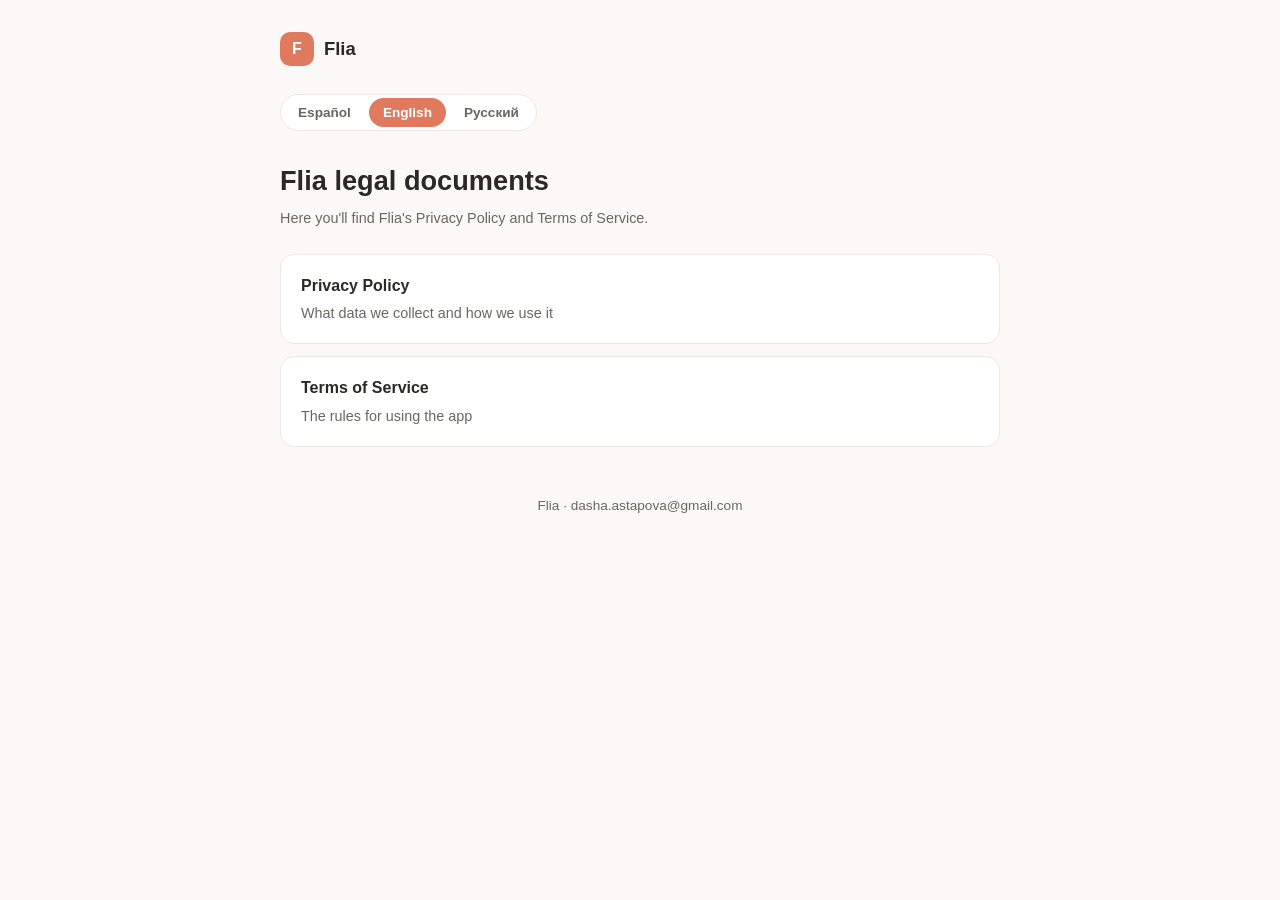
<file: index.html>
<!doctype html>
<html lang="es">
<head>
  <meta charset="utf-8">
  <meta name="viewport" content="width=device-width, initial-scale=1">
  <title>Flia — Legal</title>
  <link rel="stylesheet" href="style.css">
</head>
<body>
  <header class="page-header">
    <a class="brand" href="./">
      <span class="brand-mark">F</span>
      Flia
    </a>
  </header>

  <main>
    <div class="lang-switch">
      <button data-lang="es">Español</button>
      <button data-lang="en">English</button>
      <button data-lang="ru">Русский</button>
    </div>

    <div class="lang-block" data-lang="es">
      <h1>Documentos legales de Flia</h1>
      <p class="updated">Aquí encontrarás la Política de Privacidad y los Términos y Condiciones de la app Flia.</p>
      <div class="doc-links">
        <a class="doc-link" href="privacy.html">
          Política de Privacidad
          <span>Qué datos recopilamos y cómo los usamos</span>
        </a>
        <a class="doc-link" href="terms.html">
          Términos y Condiciones
          <span>Las reglas de uso de la app</span>
        </a>
      </div>
    </div>

    <div class="lang-block" data-lang="en">
      <h1>Flia legal documents</h1>
      <p class="updated">Here you'll find Flia's Privacy Policy and Terms of Service.</p>
      <div class="doc-links">
        <a class="doc-link" href="privacy.html">
          Privacy Policy
          <span>What data we collect and how we use it</span>
        </a>
        <a class="doc-link" href="terms.html">
          Terms of Service
          <span>The rules for using the app</span>
        </a>
      </div>
    </div>

    <div class="lang-block" data-lang="ru">
      <h1>Юридические документы Flia</h1>
      <p class="updated">Здесь находятся Политика конфиденциальности и Пользовательское соглашение приложения Flia.</p>
      <div class="doc-links">
        <a class="doc-link" href="privacy.html">
          Политика конфиденциальности
          <span>Какие данные мы собираем и как их используем</span>
        </a>
        <a class="doc-link" href="terms.html">
          Пользовательское соглашение
          <span>Правила использования приложения</span>
        </a>
      </div>
    </div>
  </main>

  <footer>Flia · dasha.astapova@gmail.com</footer>

  <script src="lang.js"></script>
</body>
</html>
</file>
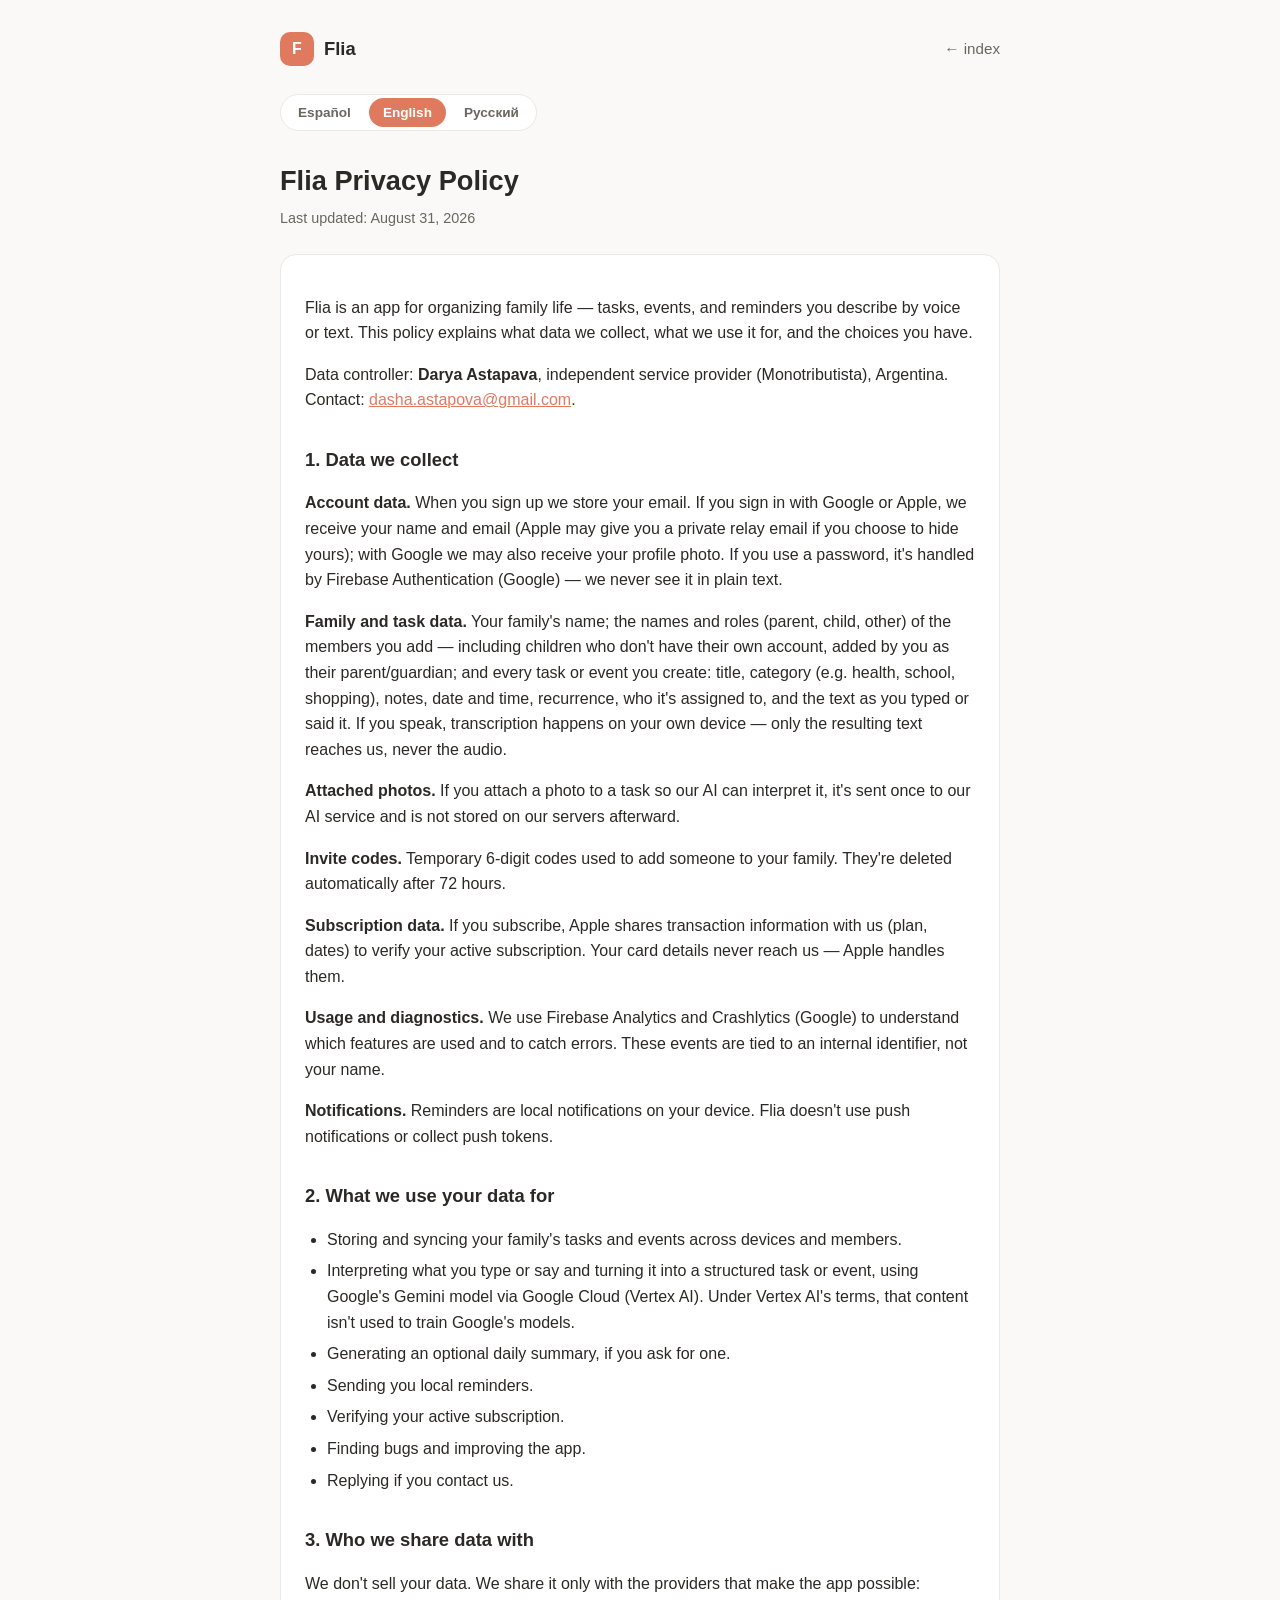
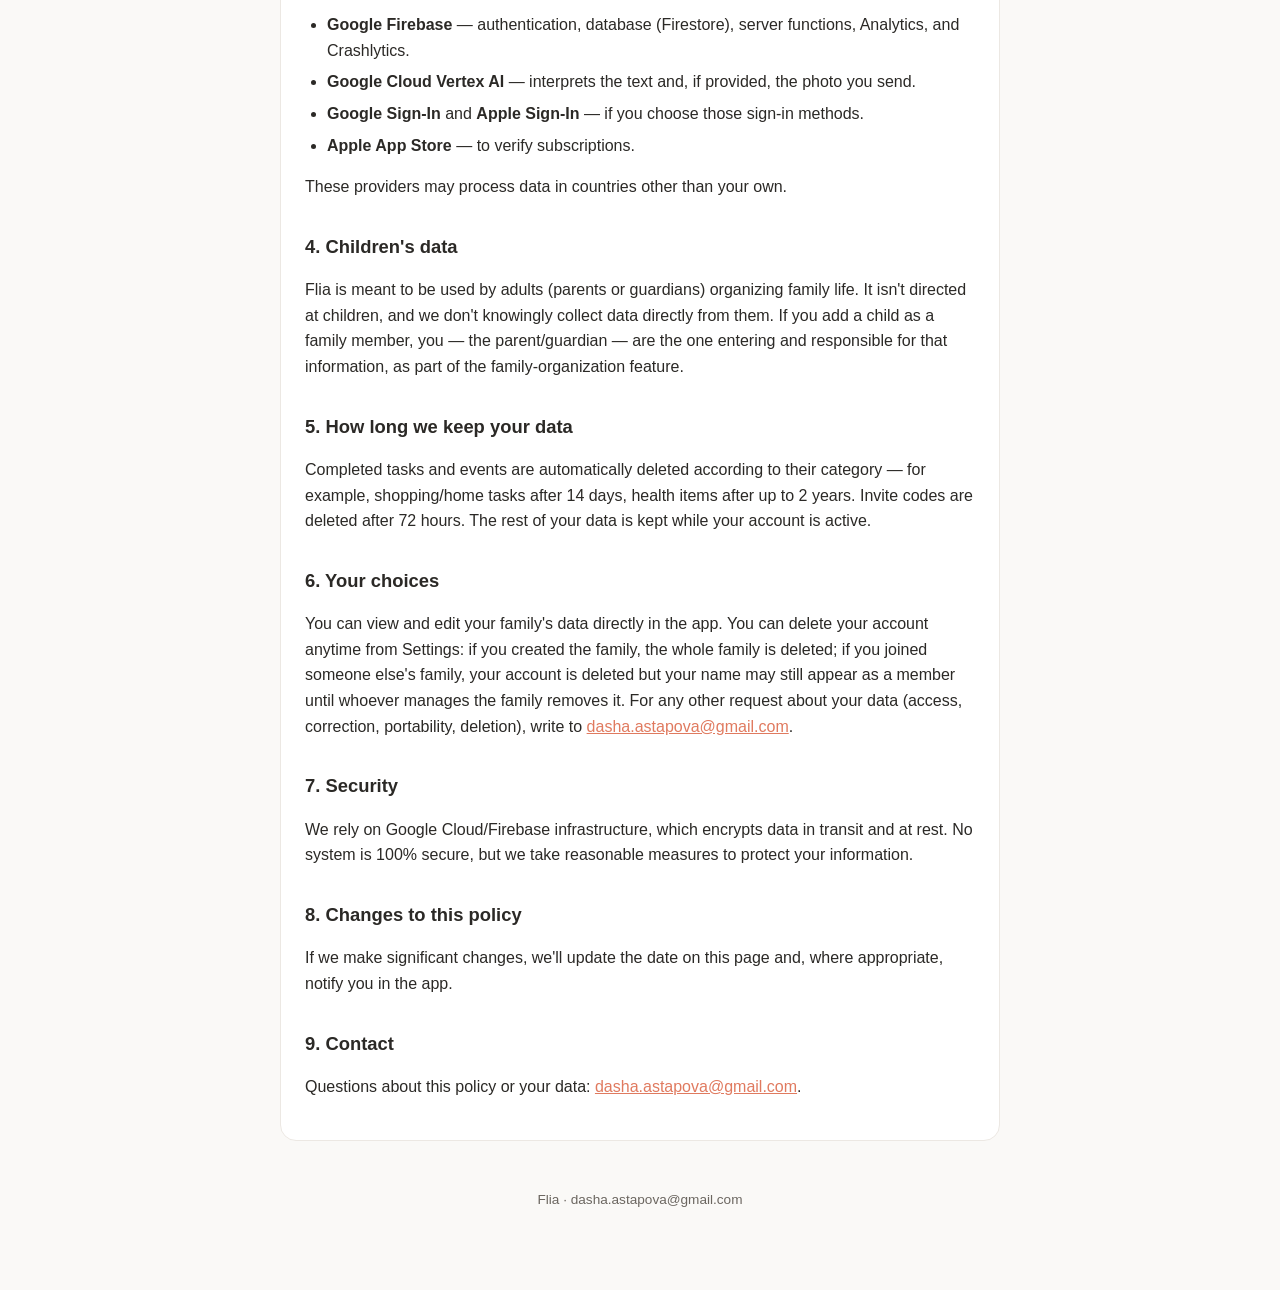
<file: privacy.html>
<!doctype html>
<html lang="es">
<head>
  <meta charset="utf-8">
  <meta name="viewport" content="width=device-width, initial-scale=1">
  <title>Flia — Privacy Policy</title>
  <link rel="stylesheet" href="style.css">
</head>
<body>
  <header class="page-header">
    <a class="brand" href="./">
      <span class="brand-mark">F</span>
      Flia
    </a>
    <a class="back-link" href="index.html">← index</a>
  </header>

  <main>
    <div class="lang-switch">
      <button data-lang="es">Español</button>
      <button data-lang="en">English</button>
      <button data-lang="ru">Русский</button>
    </div>

    <!-- ================= ESPAÑOL ================= -->
    <div class="lang-block" data-lang="es">
      <h1>Política de Privacidad de Flia</h1>
      <p class="updated">Última actualización: 31 de agosto de 2026</p>

      <div class="card">
        <p>Flia es una app para organizar la vida familiar: tareas, eventos y recordatorios que se describen por voz o texto. Esta política explica qué datos recopilamos, para qué los usamos y qué opciones tenés.</p>

        <p>Responsable de tus datos: <strong>Darya Astapava</strong>, monotributista, Argentina. Contacto: <a href="mailto:dasha.astapova@gmail.com">dasha.astapova@gmail.com</a>.</p>

        <h2>1. Datos que recopilamos</h2>
        <p><strong>Datos de cuenta.</strong> Al registrarte guardamos tu email. Si usás Google o Apple para iniciar sesión, recibimos tu nombre y email (Apple puede darte un email privado de relay si elegís ocultar el tuyo); con Google también podemos recibir tu foto de perfil. La contraseña, si usás ese método, la gestiona Firebase Authentication (Google) — nunca la vemos en texto plano.</p>

        <p><strong>Datos de tu familia y tareas.</strong> El nombre de tu familia; los nombres y roles (padre/madre, hijo/a, otro) de los integrantes que agregás — incluidos niños que no tienen su propia cuenta, agregados por vos como responsable; y cada tarea o evento que creás: título, categoría (por ejemplo salud, escuela, compras), notas, fecha y hora, repetición, a quién está asignado, y el texto tal como lo escribiste o dijiste. Si hablás, la voz se transcribe en tu propio dispositivo — solo el texto resultante nos llega, nunca el audio.</p>

        <p><strong>Fotos adjuntas.</strong> Si adjuntás una foto a una tarea para que la IA la interprete, se envía una sola vez a nuestro servicio de IA y no queda guardada en nuestros servidores.</p>

        <p><strong>Códigos de invitación.</strong> Códigos temporales de 6 dígitos para sumar a alguien a tu familia. Se borran automáticamente a las 72 horas.</p>

        <p><strong>Datos de suscripción.</strong> Si te suscribís, Apple nos comparte información de la transacción (qué plan, fechas) para verificar tu suscripción activa. Los datos de tu tarjeta nunca llegan a nosotros — los gestiona Apple.</p>

        <p><strong>Uso y diagnóstico.</strong> Usamos Firebase Analytics y Crashlytics (de Google) para saber qué funciones se usan y detectar errores. Estos eventos se asocian a un identificador interno, no a tu nombre.</p>

        <p><strong>Notificaciones.</strong> Los recordatorios son notificaciones locales de tu dispositivo. Flia no usa notificaciones push ni recopila tokens para eso.</p>

        <h2>2. Para qué usamos tus datos</h2>
        <ul>
          <li>Guardar y sincronizar las tareas y eventos de tu familia entre dispositivos e integrantes.</li>
          <li>Interpretar lo que escribís o decís y convertirlo en una tarea o evento estructurado, usando el modelo Gemini de Google a través de Google Cloud (Vertex AI). Según los términos de Vertex AI, ese contenido no se usa para entrenar los modelos de Google.</li>
          <li>Generar, si lo pedís, un resumen del día.</li>
          <li>Enviarte recordatorios locales.</li>
          <li>Verificar tu suscripción activa.</li>
          <li>Detectar errores y mejorar la app.</li>
          <li>Responder si nos escribís.</li>
        </ul>

        <h2>3. Con quién compartimos datos</h2>
        <p>No vendemos tus datos. Los compartimos únicamente con los proveedores que hacen posible la app:</p>
        <ul>
          <li><strong>Google Firebase</strong> — autenticación, base de datos (Firestore), funciones del servidor, Analytics y Crashlytics.</li>
          <li><strong>Google Cloud Vertex AI</strong> — interpreta el texto y, si corresponde, la foto que enviás.</li>
          <li><strong>Google Sign-In</strong> y <strong>Apple Sign-In</strong> — si elegís esos métodos de acceso.</li>
          <li><strong>Apple App Store</strong> — para verificar suscripciones.</li>
        </ul>
        <p>Estos proveedores pueden procesar datos en países distintos al tuyo.</p>

        <h2>4. Datos de niños y niñas</h2>
        <p>Flia está pensada para que la usen personas adultas (madres, padres o tutores) organizando la vida familiar. No la dirigimos a niños ni recopilamos datos directamente de ellos. Si agregás a un hijo o hija como integrante de la familia, sos vos quien ingresa y es responsable de esa información, como parte de la función de organización familiar.</p>

        <h2>5. Cuánto tiempo guardamos tus datos</h2>
        <p>Las tareas y eventos completados se borran automáticamente según su categoría — por ejemplo, tareas de compras u hogar a los 14 días, ítems de salud hasta 2 años. Los códigos de invitación se borran a las 72 horas. El resto de tus datos se conserva mientras tu cuenta esté activa.</p>

        <h2>6. Tus opciones</h2>
        <p>Podés ver y editar los datos de tu familia directamente en la app. Podés borrar tu cuenta desde Ajustes en cualquier momento: si sos quien creó la familia, se elimina la familia entera; si sos un integrante que se sumó a una familia de otra persona, se elimina tu cuenta pero tu nombre puede seguir apareciendo como integrante hasta que quien administra la familia te quite. Para cualquier otro pedido sobre tus datos (acceso, corrección, portabilidad, eliminación), escribinos a <a href="mailto:dasha.astapova@gmail.com">dasha.astapova@gmail.com</a>.</p>

        <h2>7. Seguridad</h2>
        <p>Usamos la infraestructura de Google Cloud/Firebase, que cifra los datos en tránsito y en reposo. Ningún sistema es 100% seguro, pero tomamos medidas razonables para proteger tu información.</p>

        <h2>8. Cambios a esta política</h2>
        <p>Si hacemos cambios importantes, actualizaremos la fecha de esta página y, cuando corresponda, te avisaremos dentro de la app.</p>

        <h2>9. Contacto</h2>
        <p>Cualquier duda sobre esta política o tus datos: <a href="mailto:dasha.astapova@gmail.com">dasha.astapova@gmail.com</a>.</p>
      </div>
    </div>

    <!-- ================= ENGLISH ================= -->
    <div class="lang-block" data-lang="en">
      <h1>Flia Privacy Policy</h1>
      <p class="updated">Last updated: August 31, 2026</p>

      <div class="card">
        <p>Flia is an app for organizing family life — tasks, events, and reminders you describe by voice or text. This policy explains what data we collect, what we use it for, and the choices you have.</p>

        <p>Data controller: <strong>Darya Astapava</strong>, independent service provider (Monotributista), Argentina. Contact: <a href="mailto:dasha.astapova@gmail.com">dasha.astapova@gmail.com</a>.</p>

        <h2>1. Data we collect</h2>
        <p><strong>Account data.</strong> When you sign up we store your email. If you sign in with Google or Apple, we receive your name and email (Apple may give you a private relay email if you choose to hide yours); with Google we may also receive your profile photo. If you use a password, it's handled by Firebase Authentication (Google) — we never see it in plain text.</p>

        <p><strong>Family and task data.</strong> Your family's name; the names and roles (parent, child, other) of the members you add — including children who don't have their own account, added by you as their parent/guardian; and every task or event you create: title, category (e.g. health, school, shopping), notes, date and time, recurrence, who it's assigned to, and the text as you typed or said it. If you speak, transcription happens on your own device — only the resulting text reaches us, never the audio.</p>

        <p><strong>Attached photos.</strong> If you attach a photo to a task so our AI can interpret it, it's sent once to our AI service and is not stored on our servers afterward.</p>

        <p><strong>Invite codes.</strong> Temporary 6-digit codes used to add someone to your family. They're deleted automatically after 72 hours.</p>

        <p><strong>Subscription data.</strong> If you subscribe, Apple shares transaction information with us (plan, dates) to verify your active subscription. Your card details never reach us — Apple handles them.</p>

        <p><strong>Usage and diagnostics.</strong> We use Firebase Analytics and Crashlytics (Google) to understand which features are used and to catch errors. These events are tied to an internal identifier, not your name.</p>

        <p><strong>Notifications.</strong> Reminders are local notifications on your device. Flia doesn't use push notifications or collect push tokens.</p>

        <h2>2. What we use your data for</h2>
        <ul>
          <li>Storing and syncing your family's tasks and events across devices and members.</li>
          <li>Interpreting what you type or say and turning it into a structured task or event, using Google's Gemini model via Google Cloud (Vertex AI). Under Vertex AI's terms, that content isn't used to train Google's models.</li>
          <li>Generating an optional daily summary, if you ask for one.</li>
          <li>Sending you local reminders.</li>
          <li>Verifying your active subscription.</li>
          <li>Finding bugs and improving the app.</li>
          <li>Replying if you contact us.</li>
        </ul>

        <h2>3. Who we share data with</h2>
        <p>We don't sell your data. We share it only with the providers that make the app possible:</p>
        <ul>
          <li><strong>Google Firebase</strong> — authentication, database (Firestore), server functions, Analytics, and Crashlytics.</li>
          <li><strong>Google Cloud Vertex AI</strong> — interprets the text and, if provided, the photo you send.</li>
          <li><strong>Google Sign-In</strong> and <strong>Apple Sign-In</strong> — if you choose those sign-in methods.</li>
          <li><strong>Apple App Store</strong> — to verify subscriptions.</li>
        </ul>
        <p>These providers may process data in countries other than your own.</p>

        <h2>4. Children's data</h2>
        <p>Flia is meant to be used by adults (parents or guardians) organizing family life. It isn't directed at children, and we don't knowingly collect data directly from them. If you add a child as a family member, you — the parent/guardian — are the one entering and responsible for that information, as part of the family-organization feature.</p>

        <h2>5. How long we keep your data</h2>
        <p>Completed tasks and events are automatically deleted according to their category — for example, shopping/home tasks after 14 days, health items after up to 2 years. Invite codes are deleted after 72 hours. The rest of your data is kept while your account is active.</p>

        <h2>6. Your choices</h2>
        <p>You can view and edit your family's data directly in the app. You can delete your account anytime from Settings: if you created the family, the whole family is deleted; if you joined someone else's family, your account is deleted but your name may still appear as a member until whoever manages the family removes it. For any other request about your data (access, correction, portability, deletion), write to <a href="mailto:dasha.astapova@gmail.com">dasha.astapova@gmail.com</a>.</p>

        <h2>7. Security</h2>
        <p>We rely on Google Cloud/Firebase infrastructure, which encrypts data in transit and at rest. No system is 100% secure, but we take reasonable measures to protect your information.</p>

        <h2>8. Changes to this policy</h2>
        <p>If we make significant changes, we'll update the date on this page and, where appropriate, notify you in the app.</p>

        <h2>9. Contact</h2>
        <p>Questions about this policy or your data: <a href="mailto:dasha.astapova@gmail.com">dasha.astapova@gmail.com</a>.</p>
      </div>
    </div>

    <!-- ================= РУССКИЙ ================= -->
    <div class="lang-block" data-lang="ru">
      <h1>Политика конфиденциальности Flia</h1>
      <p class="updated">Обновлено: 31 августа 2026</p>

      <div class="card">
        <p>Flia — приложение для организации семейной жизни: задачи, события и напоминания, которые вы описываете голосом или текстом. Здесь объясняется, какие данные мы собираем, зачем и какой у вас есть выбор.</p>

        <p>Оператор данных: <strong>Дарья Астапава</strong>, самозанятая (Monotributista), Аргентина. Контакт: <a href="mailto:dasha.astapova@gmail.com">dasha.astapova@gmail.com</a>.</p>

        <h2>1. Какие данные мы собираем</h2>
        <p><strong>Данные аккаунта.</strong> При регистрации мы сохраняем ваш email. Если вы входите через Google или Apple, мы получаем имя и email (Apple может дать вам приватный relay-адрес, если вы скрываете свой); через Google мы также можем получить фото профиля. Пароль, если вы используете этот способ, обрабатывает Firebase Authentication (Google) — мы никогда не видим его в открытом виде.</p>

        <p><strong>Данные семьи и задач.</strong> Название вашей семьи; имена и роли (родитель, ребёнок, другое) добавленных вами участников — включая детей без собственного аккаунта, добавленных вами как родителем/опекуном; и каждую задачу или событие, которые вы создаёте: заголовок, категория (например, здоровье, школа, покупки), заметки, дата и время, повторение, на кого назначено, и текст в том виде, в каком вы его напечатали или произнесли. При голосовом вводе распознавание происходит прямо на вашем устройстве — к нам попадает только итоговый текст, а не сама запись голоса.</p>

        <p><strong>Прикреплённые фото.</strong> Если вы прикрепляете фото к задаче, чтобы ИИ его распознал, оно один раз отправляется в наш сервис ИИ и после этого не хранится на наших серверах.</p>

        <p><strong>Коды приглашения.</strong> Временные 6-значные коды для добавления кого-то в вашу семью. Автоматически удаляются через 72 часа.</p>

        <p><strong>Данные подписки.</strong> Если вы оформляете подписку, Apple передаёт нам информацию о транзакции (тариф, даты) для проверки активной подписки. Данные вашей карты к нам никогда не попадают — их обрабатывает Apple.</p>

        <p><strong>Использование и диагностика.</strong> Мы используем Firebase Analytics и Crashlytics (Google), чтобы понимать, какие функции используются, и находить ошибки. Эти события привязаны к внутреннему идентификатору, а не к вашему имени.</p>

        <p><strong>Уведомления.</strong> Напоминания — это локальные уведомления на вашем устройстве. Flia не использует push-уведомления и не собирает push-токены.</p>

        <h2>2. Для чего мы используем данные</h2>
        <ul>
          <li>Хранение и синхронизация задач и событий вашей семьи между устройствами и участниками.</li>
          <li>Распознавание того, что вы напечатали или сказали, и превращение этого в структурированную задачу или событие с помощью модели Gemini от Google через Google Cloud (Vertex AI). По условиям Vertex AI, этот контент не используется для обучения моделей Google.</li>
          <li>Формирование, по запросу, краткой сводки на день.</li>
          <li>Отправка локальных напоминаний.</li>
          <li>Проверка активной подписки.</li>
          <li>Поиск ошибок и улучшение приложения.</li>
          <li>Ответ на ваши обращения.</li>
        </ul>

        <h2>3. С кем мы делимся данными</h2>
        <p>Мы не продаём ваши данные. Делимся ими только с провайдерами, которые обеспечивают работу приложения:</p>
        <ul>
          <li><strong>Google Firebase</strong> — аутентификация, база данных (Firestore), серверные функции, Analytics и Crashlytics.</li>
          <li><strong>Google Cloud Vertex AI</strong> — распознаёт текст и, если есть, отправленное фото.</li>
          <li><strong>Google Sign-In</strong> и <strong>Apple Sign-In</strong> — если вы выбрали эти способы входа.</li>
          <li><strong>Apple App Store</strong> — для проверки подписок.</li>
        </ul>
        <p>Эти провайдеры могут обрабатывать данные в странах, отличных от вашей.</p>

        <h2>4. Данные детей</h2>
        <p>Flia предназначена для взрослых (родителей или опекунов), организующих жизнь семьи. Приложение не адресовано детям, и мы сознательно не собираем данные напрямую от них. Если вы добавляете ребёнка как участника семьи, именно вы как родитель/опекун вносите эту информацию и несёте за неё ответственность в рамках функции организации семьи.</p>

        <h2>5. Сколько мы храним данные</h2>
        <p>Выполненные задачи и события удаляются автоматически в зависимости от категории — например, задачи по покупкам/дому через 14 дней, данные о здоровье — до 2 лет. Коды приглашения удаляются через 72 часа. Остальные данные хранятся, пока ваш аккаунт активен.</p>

        <h2>6. Ваш выбор</h2>
        <p>Вы можете просматривать и редактировать данные своей семьи прямо в приложении. Вы можете удалить аккаунт в любой момент в Настройках: если вы создали семью, удаляется вся семья; если вы присоединились к чужой семье, ваш аккаунт удаляется, но ваше имя может оставаться в списке участников, пока администратор семьи вас не уберёт. По любым другим запросам о ваших данных (доступ, исправление, перенос, удаление) пишите на <a href="mailto:dasha.astapova@gmail.com">dasha.astapova@gmail.com</a>.</p>

        <h2>7. Безопасность</h2>
        <p>Мы используем инфраструктуру Google Cloud/Firebase, которая шифрует данные при передаче и хранении. Ни одна система не защищена на 100%, но мы принимаем разумные меры для защиты вашей информации.</p>

        <h2>8. Изменения политики</h2>
        <p>При существенных изменениях мы обновим дату на этой странице и, если это уместно, уведомим вас в приложении.</p>

        <h2>9. Контакты</h2>
        <p>Вопросы об этой политике или ваших данных: <a href="mailto:dasha.astapova@gmail.com">dasha.astapova@gmail.com</a>.</p>
      </div>
    </div>
  </main>

  <footer>Flia · dasha.astapova@gmail.com</footer>

  <script src="lang.js"></script>
</body>
</html>
</file>
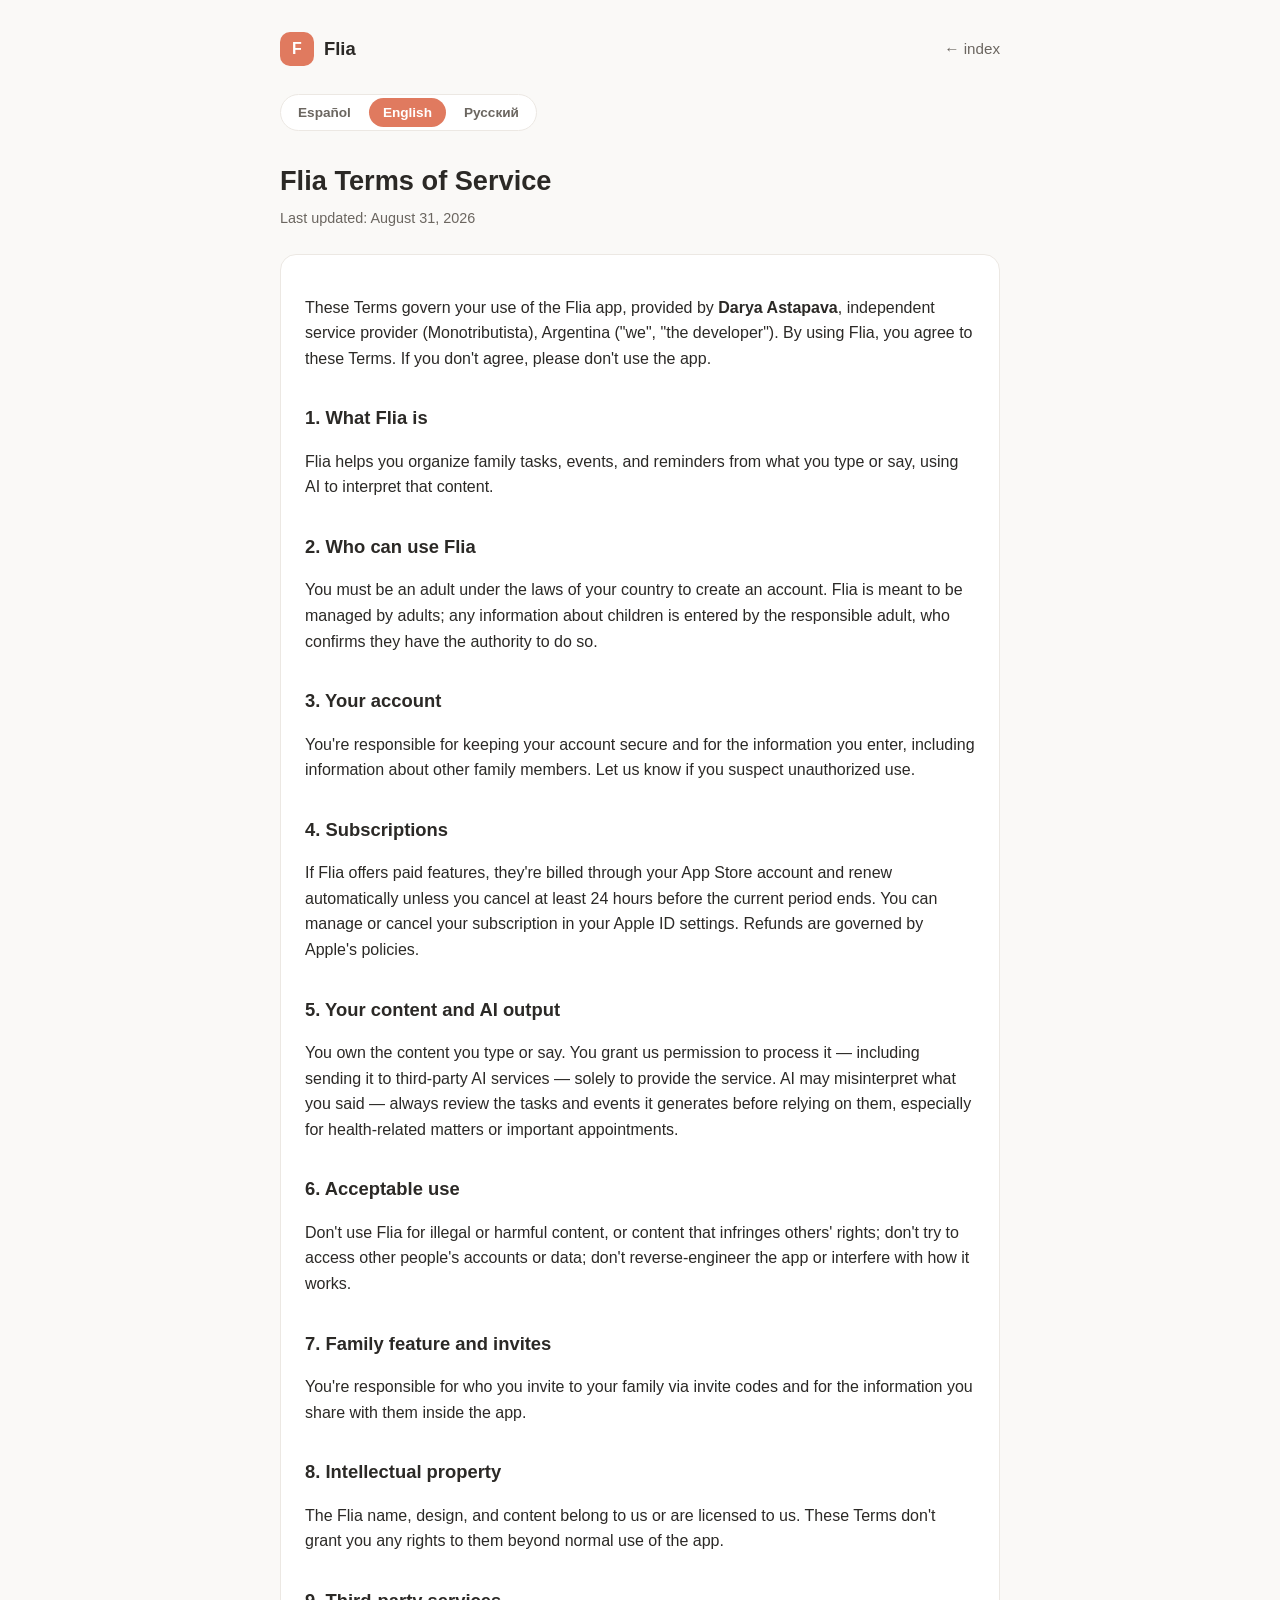
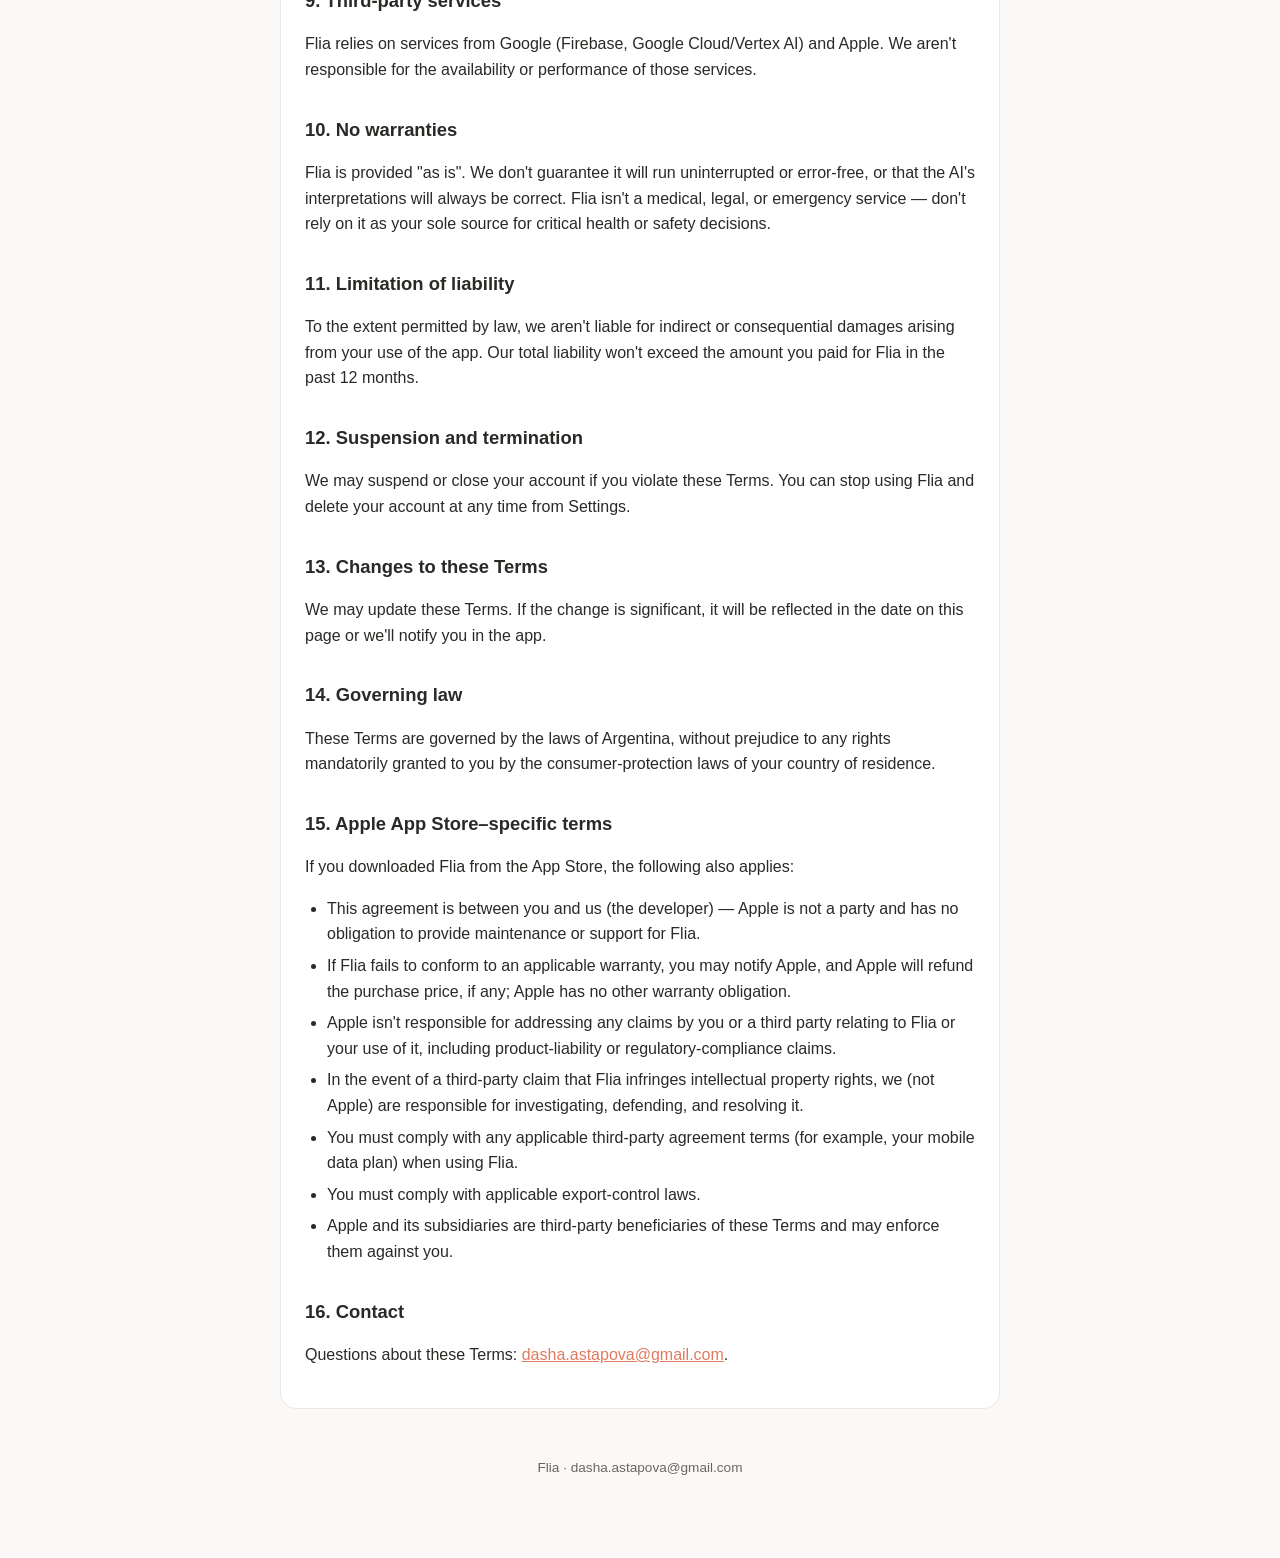
<file: terms.html>
<!doctype html>
<html lang="es">
<head>
  <meta charset="utf-8">
  <meta name="viewport" content="width=device-width, initial-scale=1">
  <title>Flia — Terms of Service</title>
  <link rel="stylesheet" href="style.css">
</head>
<body>
  <header class="page-header">
    <a class="brand" href="./">
      <span class="brand-mark">F</span>
      Flia
    </a>
    <a class="back-link" href="index.html">← index</a>
  </header>

  <main>
    <div class="lang-switch">
      <button data-lang="es">Español</button>
      <button data-lang="en">English</button>
      <button data-lang="ru">Русский</button>
    </div>

    <!-- ================= ESPAÑOL ================= -->
    <div class="lang-block" data-lang="es">
      <h1>Términos y Condiciones de Flia</h1>
      <p class="updated">Última actualización: 31 de agosto de 2026</p>

      <div class="card">
        <p>Estos Términos regulan el uso de la app Flia, ofrecida por <strong>Darya Astapava</strong>, monotributista, Argentina ("nosotros", "el desarrollador"). Al usar Flia, aceptás estos Términos. Si no estás de acuerdo, no uses la app.</p>

        <h2>1. Qué es Flia</h2>
        <p>Flia te ayuda a organizar tareas, eventos y recordatorios familiares a partir de lo que escribís o decís, usando inteligencia artificial para interpretar ese contenido.</p>

        <h2>2. Quién puede usar Flia</h2>
        <p>Necesitás ser mayor de edad según las leyes de tu país para crear una cuenta. Flia está pensada para que la administren personas adultas; cualquier información sobre niños o niñas la ingresa el adulto responsable, quien garantiza tener autoridad para hacerlo.</p>

        <h2>3. Tu cuenta</h2>
        <p>Sos responsable de mantener segura tu cuenta y de la información que ingresás, incluida la de otros integrantes de tu familia. Avisanos si sospechás un uso no autorizado.</p>

        <h2>4. Suscripciones</h2>
        <p>Si Flia ofrece funciones pagas, se cobran a través de tu cuenta de App Store y se renuevan automáticamente salvo que las canceles al menos 24 horas antes de que termine el período vigente. Podés gestionar o cancelar tu suscripción desde los ajustes de tu ID de Apple. Los reembolsos se rigen por las políticas de Apple.</p>

        <h2>5. Contenido que ingresás y resultados de la IA</h2>
        <p>Vos sos dueño/a del contenido que escribís o decís. Nos das permiso para procesarlo (incluso enviándolo a servicios de IA de terceros) únicamente para brindarte el servicio. La IA puede interpretar mal lo que dijiste — revisá siempre las tareas y eventos generados antes de confiar en ellos, especialmente en temas de salud o citas importantes.</p>

        <h2>6. Uso aceptable</h2>
        <p>No uses Flia para contenido ilegal, dañino o que viole los derechos de terceros; no intentes acceder a cuentas o datos de otras personas; no hagas ingeniería inversa de la app ni interfieras con su funcionamiento.</p>

        <h2>7. Función familiar e invitaciones</h2>
        <p>Sos responsable de a quién invitás a tu familia mediante los códigos de invitación y de la información que compartís con ellos dentro de la app.</p>

        <h2>8. Propiedad intelectual</h2>
        <p>El nombre Flia, su diseño y su contenido nos pertenecen o están licenciados a nosotros. Estos Términos no te dan ningún derecho sobre ellos más allá del uso normal de la app.</p>

        <h2>9. Servicios de terceros</h2>
        <p>Flia depende de servicios de Google (Firebase, Google Cloud/Vertex AI) y de Apple. No somos responsables de la disponibilidad o el funcionamiento de esos servicios.</p>

        <h2>10. Sin garantías</h2>
        <p>Flia se ofrece "tal cual". No garantizamos que funcione sin interrupciones o errores, ni que las interpretaciones de la IA sean siempre correctas. Flia no es un servicio médico, legal ni de emergencia — no la uses como única fuente para decisiones críticas de salud o seguridad.</p>

        <h2>11. Límite de responsabilidad</h2>
        <p>En la medida permitida por la ley, no somos responsables por daños indirectos o consecuentes derivados del uso de la app. Nuestra responsabilidad total no supera el monto que hayas pagado por Flia en los últimos 12 meses.</p>

        <h2>12. Suspensión y baja</h2>
        <p>Podemos suspender o cerrar tu cuenta si violás estos Términos. Vos podés dejar de usar Flia y borrar tu cuenta cuando quieras, desde Ajustes.</p>

        <h2>13. Cambios a estos Términos</h2>
        <p>Podemos actualizar estos Términos. Si el cambio es importante, lo vas a ver reflejado en la fecha de esta página o te avisaremos en la app.</p>

        <h2>14. Ley aplicable</h2>
        <p>Estos Términos se rigen por las leyes de Argentina, sin perjuicio de los derechos que las leyes de protección al consumidor de tu país de residencia te otorguen de forma imperativa.</p>

        <h2>15. Términos específicos de Apple App Store</h2>
        <p>Si descargaste Flia desde el App Store, además aplica lo siguiente:</p>
        <ul>
          <li>Este acuerdo es entre vos y nosotros (el desarrollador) — Apple no es parte y no tiene ninguna obligación de mantenimiento o soporte sobre Flia.</li>
          <li>Ante cualquier falla de la app en cumplir una garantía aplicable, podés notificarlo a Apple, que te reembolsará el precio de compra si corresponde; Apple no tiene ninguna otra obligación de garantía.</li>
          <li>Apple no es responsable de reclamos tuyos o de terceros relacionados con Flia o tu uso de la app, incluidos reclamos de responsabilidad por producto o de cumplimiento normativo.</li>
          <li>Ante un reclamo de terceros por infracción de propiedad intelectual relacionado con Flia, nosotros (no Apple) somos responsables de investigarlo, defenderlo y resolverlo.</li>
          <li>Debés cumplir con los términos de cualquier acuerdo de terceros aplicable (por ejemplo, tu plan de datos móvil) al usar Flia.</li>
          <li>Debés cumplir con las leyes de control de exportaciones que correspondan.</li>
          <li>Apple y sus subsidiarias son terceros beneficiarios de estos Términos y pueden hacerlos valer en tu contra.</li>
        </ul>

        <h2>16. Contacto</h2>
        <p>Preguntas sobre estos Términos: <a href="mailto:dasha.astapova@gmail.com">dasha.astapova@gmail.com</a>.</p>
      </div>
    </div>

    <!-- ================= ENGLISH ================= -->
    <div class="lang-block" data-lang="en">
      <h1>Flia Terms of Service</h1>
      <p class="updated">Last updated: August 31, 2026</p>

      <div class="card">
        <p>These Terms govern your use of the Flia app, provided by <strong>Darya Astapava</strong>, independent service provider (Monotributista), Argentina ("we", "the developer"). By using Flia, you agree to these Terms. If you don't agree, please don't use the app.</p>

        <h2>1. What Flia is</h2>
        <p>Flia helps you organize family tasks, events, and reminders from what you type or say, using AI to interpret that content.</p>

        <h2>2. Who can use Flia</h2>
        <p>You must be an adult under the laws of your country to create an account. Flia is meant to be managed by adults; any information about children is entered by the responsible adult, who confirms they have the authority to do so.</p>

        <h2>3. Your account</h2>
        <p>You're responsible for keeping your account secure and for the information you enter, including information about other family members. Let us know if you suspect unauthorized use.</p>

        <h2>4. Subscriptions</h2>
        <p>If Flia offers paid features, they're billed through your App Store account and renew automatically unless you cancel at least 24 hours before the current period ends. You can manage or cancel your subscription in your Apple ID settings. Refunds are governed by Apple's policies.</p>

        <h2>5. Your content and AI output</h2>
        <p>You own the content you type or say. You grant us permission to process it — including sending it to third-party AI services — solely to provide the service. AI may misinterpret what you said — always review the tasks and events it generates before relying on them, especially for health-related matters or important appointments.</p>

        <h2>6. Acceptable use</h2>
        <p>Don't use Flia for illegal or harmful content, or content that infringes others' rights; don't try to access other people's accounts or data; don't reverse-engineer the app or interfere with how it works.</p>

        <h2>7. Family feature and invites</h2>
        <p>You're responsible for who you invite to your family via invite codes and for the information you share with them inside the app.</p>

        <h2>8. Intellectual property</h2>
        <p>The Flia name, design, and content belong to us or are licensed to us. These Terms don't grant you any rights to them beyond normal use of the app.</p>

        <h2>9. Third-party services</h2>
        <p>Flia relies on services from Google (Firebase, Google Cloud/Vertex AI) and Apple. We aren't responsible for the availability or performance of those services.</p>

        <h2>10. No warranties</h2>
        <p>Flia is provided "as is". We don't guarantee it will run uninterrupted or error-free, or that the AI's interpretations will always be correct. Flia isn't a medical, legal, or emergency service — don't rely on it as your sole source for critical health or safety decisions.</p>

        <h2>11. Limitation of liability</h2>
        <p>To the extent permitted by law, we aren't liable for indirect or consequential damages arising from your use of the app. Our total liability won't exceed the amount you paid for Flia in the past 12 months.</p>

        <h2>12. Suspension and termination</h2>
        <p>We may suspend or close your account if you violate these Terms. You can stop using Flia and delete your account at any time from Settings.</p>

        <h2>13. Changes to these Terms</h2>
        <p>We may update these Terms. If the change is significant, it will be reflected in the date on this page or we'll notify you in the app.</p>

        <h2>14. Governing law</h2>
        <p>These Terms are governed by the laws of Argentina, without prejudice to any rights mandatorily granted to you by the consumer-protection laws of your country of residence.</p>

        <h2>15. Apple App Store–specific terms</h2>
        <p>If you downloaded Flia from the App Store, the following also applies:</p>
        <ul>
          <li>This agreement is between you and us (the developer) — Apple is not a party and has no obligation to provide maintenance or support for Flia.</li>
          <li>If Flia fails to conform to an applicable warranty, you may notify Apple, and Apple will refund the purchase price, if any; Apple has no other warranty obligation.</li>
          <li>Apple isn't responsible for addressing any claims by you or a third party relating to Flia or your use of it, including product-liability or regulatory-compliance claims.</li>
          <li>In the event of a third-party claim that Flia infringes intellectual property rights, we (not Apple) are responsible for investigating, defending, and resolving it.</li>
          <li>You must comply with any applicable third-party agreement terms (for example, your mobile data plan) when using Flia.</li>
          <li>You must comply with applicable export-control laws.</li>
          <li>Apple and its subsidiaries are third-party beneficiaries of these Terms and may enforce them against you.</li>
        </ul>

        <h2>16. Contact</h2>
        <p>Questions about these Terms: <a href="mailto:dasha.astapova@gmail.com">dasha.astapova@gmail.com</a>.</p>
      </div>
    </div>

    <!-- ================= РУССКИЙ ================= -->
    <div class="lang-block" data-lang="ru">
      <h1>Пользовательское соглашение Flia</h1>
      <p class="updated">Обновлено: 31 августа 2026</p>

      <div class="card">
        <p>Эти условия регулируют использование приложения Flia, которое предоставляет <strong>Дарья Астапава</strong>, самозанятая (Monotributista), Аргентина («мы», «разработчик»). Используя Flia, вы соглашаетесь с этими условиями. Если вы не согласны — пожалуйста, не используйте приложение.</p>

        <h2>1. Что такое Flia</h2>
        <p>Flia помогает организовать семейные задачи, события и напоминания на основе того, что вы напечатали или сказали, используя ИИ для распознавания этого содержания.</p>

        <h2>2. Кто может пользоваться Flia</h2>
        <p>Для создания аккаунта вы должны быть совершеннолетним по законам вашей страны. Flia предназначена для управления взрослыми; любую информацию о детях вносит ответственный взрослый, который подтверждает, что имеет на это право.</p>

        <h2>3. Ваш аккаунт</h2>
        <p>Вы отвечаете за безопасность своего аккаунта и за информацию, которую вносите, включая информацию о других членах семьи. Сообщите нам, если заподозрите несанкционированный доступ.</p>

        <h2>4. Подписки</h2>
        <p>Если в Flia есть платные функции, они оплачиваются через ваш аккаунт App Store и автоматически продлеваются, если вы не отмените подписку минимум за 24 часа до окончания текущего периода. Управлять подпиской или отменить её можно в настройках вашего Apple ID. Возвраты средств регулируются политикой Apple.</p>

        <h2>5. Ваш контент и результаты работы ИИ</h2>
        <p>Вы — владелец контента, который вводите или произносите. Вы разрешаете нам обрабатывать его, включая отправку сторонним сервисам ИИ, исключительно для предоставления сервиса. ИИ может неверно распознать сказанное — всегда проверяйте созданные задачи и события перед тем, как полагаться на них, особенно в вопросах здоровья или важных встреч.</p>

        <h2>6. Допустимое использование</h2>
        <p>Не используйте Flia для незаконного, вредоносного контента или контента, нарушающего права третьих лиц; не пытайтесь получить доступ к чужим аккаунтам или данным; не занимайтесь обратной разработкой приложения и не мешайте его работе.</p>

        <h2>7. Семейная функция и приглашения</h2>
        <p>Вы несёте ответственность за то, кого приглашаете в свою семью с помощью кодов приглашения, и за информацию, которой делитесь с ними внутри приложения.</p>

        <h2>8. Интеллектуальная собственность</h2>
        <p>Название Flia, дизайн и контент принадлежат нам или используются нами по лицензии. Эти условия не дают вам никаких прав на них, кроме обычного использования приложения.</p>

        <h2>9. Сторонние сервисы</h2>
        <p>Flia использует сервисы Google (Firebase, Google Cloud/Vertex AI) и Apple. Мы не несём ответственности за доступность или работу этих сервисов.</p>

        <h2>10. Отсутствие гарантий</h2>
        <p>Flia предоставляется «как есть». Мы не гарантируем бесперебойную работу без ошибок, а также то, что интерпретации ИИ всегда будут верными. Flia не является медицинским, юридическим сервисом или службой экстренной помощи — не полагайтесь на неё как на единственный источник для критически важных решений о здоровье или безопасности.</p>

        <h2>11. Ограничение ответственности</h2>
        <p>В пределах, допустимых законом, мы не несём ответственности за косвенные или побочные убытки, возникшие в связи с использованием приложения. Наша общая ответственность не превышает сумму, которую вы заплатили за Flia за последние 12 месяцев.</p>

        <h2>12. Приостановка и прекращение</h2>
        <p>Мы можем приостановить или закрыть ваш аккаунт при нарушении этих условий. Вы можете прекратить пользоваться Flia и удалить аккаунт в любой момент через Настройки.</p>

        <h2>13. Изменения условий</h2>
        <p>Мы можем обновлять эти условия. При существенных изменениях это будет отражено в дате на этой странице, либо мы уведомим вас в приложении.</p>

        <h2>14. Применимое право</h2>
        <p>Эти условия регулируются законодательством Аргентины, без ущерба для прав, которые вам обязательно предоставляет законодательство о защите прав потребителей страны вашего проживания.</p>

        <h2>15. Специальные условия Apple App Store</h2>
        <p>Если вы скачали Flia из App Store, дополнительно действует следующее:</p>
        <ul>
          <li>Это соглашение заключено между вами и нами (разработчиком) — Apple не является его стороной и не несёт никаких обязательств по обслуживанию или поддержке Flia.</li>
          <li>Если Flia не соответствует применимой гарантии, вы можете уведомить об этом Apple, и Apple вернёт вам уплаченную цену покупки, если таковая была; иных гарантийных обязательств у Apple нет.</li>
          <li>Apple не отвечает за рассмотрение ваших претензий или претензий третьих лиц, связанных с Flia или её использованием, включая претензии по ответственности за качество продукции или соблюдению нормативных требований.</li>
          <li>В случае претензии третьих лиц о нарушении прав интеллектуальной собственности в связи с Flia, ответственность за расследование, защиту и урегулирование несём мы, а не Apple.</li>
          <li>При использовании Flia вы обязаны соблюдать условия применимых соглашений с третьими лицами (например, условия вашего тарифа мобильной связи).</li>
          <li>Вы обязаны соблюдать применимое законодательство об экспортном контроле.</li>
          <li>Apple и её дочерние компании являются третьими лицами-бенефициарами этих условий и вправе требовать их соблюдения от вас.</li>
        </ul>

        <h2>16. Контакты</h2>
        <p>Вопросы по этим условиям: <a href="mailto:dasha.astapova@gmail.com">dasha.astapova@gmail.com</a>.</p>
      </div>
    </div>
  </main>

  <footer>Flia · dasha.astapova@gmail.com</footer>

  <script src="lang.js"></script>
</body>
</html>
</file>
<file: style.css>
:root {
  --bg: #faf9f7;
  --card: #ffffff;
  --text: #2b2926;
  --text-muted: #6b6660;
  --accent: #e07a5f;
  --accent-soft: #fde8e0;
  --border: #ece8e3;
  --max-width: 720px;
}

* { box-sizing: border-box; }

html, body {
  margin: 0;
  padding: 0;
  background: var(--bg);
  color: var(--text);
  font-family: -apple-system, BlinkMacSystemFont, "Segoe UI", Roboto, Helvetica, Arial, sans-serif;
  line-height: 1.6;
}

body {
  padding: 32px 20px 80px;
}

main {
  max-width: var(--max-width);
  margin: 0 auto;
}

header.page-header {
  max-width: var(--max-width);
  margin: 0 auto 28px;
  display: flex;
  align-items: center;
  justify-content: space-between;
  gap: 16px;
}

.brand {
  display: flex;
  align-items: center;
  gap: 10px;
  text-decoration: none;
  color: var(--text);
  font-weight: 700;
  font-size: 1.15rem;
}

.brand-mark {
  width: 34px;
  height: 34px;
  border-radius: 10px;
  background: var(--accent);
  color: white;
  display: flex;
  align-items: center;
  justify-content: center;
  font-weight: 800;
  font-size: 1rem;
}

.back-link {
  color: var(--text-muted);
  text-decoration: none;
  font-size: 0.95rem;
}
.back-link:hover { color: var(--accent); }

h1 {
  font-size: 1.7rem;
  margin: 0 0 4px;
}

h2 {
  font-size: 1.15rem;
  margin: 32px 0 8px;
}

p, li {
  color: var(--text);
}

.updated {
  color: var(--text-muted);
  font-size: 0.9rem;
  margin: 0 0 24px;
}

.lang-switch {
  display: inline-flex;
  gap: 4px;
  background: var(--card);
  border: 1px solid var(--border);
  border-radius: 999px;
  padding: 3px;
  margin-bottom: 28px;
}

.lang-switch button {
  border: none;
  background: transparent;
  color: var(--text-muted);
  font-size: 0.85rem;
  font-weight: 600;
  padding: 7px 14px;
  border-radius: 999px;
  cursor: pointer;
  font-family: inherit;
}

.lang-switch button.active {
  background: var(--accent);
  color: white;
}

.lang-block { display: none; }
.lang-block.active { display: block; }

.card {
  background: var(--card);
  border: 1px solid var(--border);
  border-radius: 16px;
  padding: 24px;
}

a { color: var(--accent); }

ul { padding-left: 22px; }
li { margin-bottom: 6px; }

.doc-links {
  display: flex;
  flex-direction: column;
  gap: 12px;
  margin-top: 24px;
}

.doc-link {
  display: block;
  background: var(--card);
  border: 1px solid var(--border);
  border-radius: 14px;
  padding: 18px 20px;
  text-decoration: none;
  color: var(--text);
  font-weight: 600;
}

.doc-link span {
  display: block;
  font-weight: 400;
  color: var(--text-muted);
  font-size: 0.9rem;
  margin-top: 4px;
}

.doc-link:hover { border-color: var(--accent); }

footer {
  max-width: var(--max-width);
  margin: 48px auto 0;
  color: var(--text-muted);
  font-size: 0.85rem;
  text-align: center;
}

.pill {
  display: inline-block;
  background: var(--accent-soft);
  color: var(--accent);
  border-radius: 999px;
  padding: 2px 10px;
  font-size: 0.78rem;
  font-weight: 700;
  margin-bottom: 12px;
}
</file>
